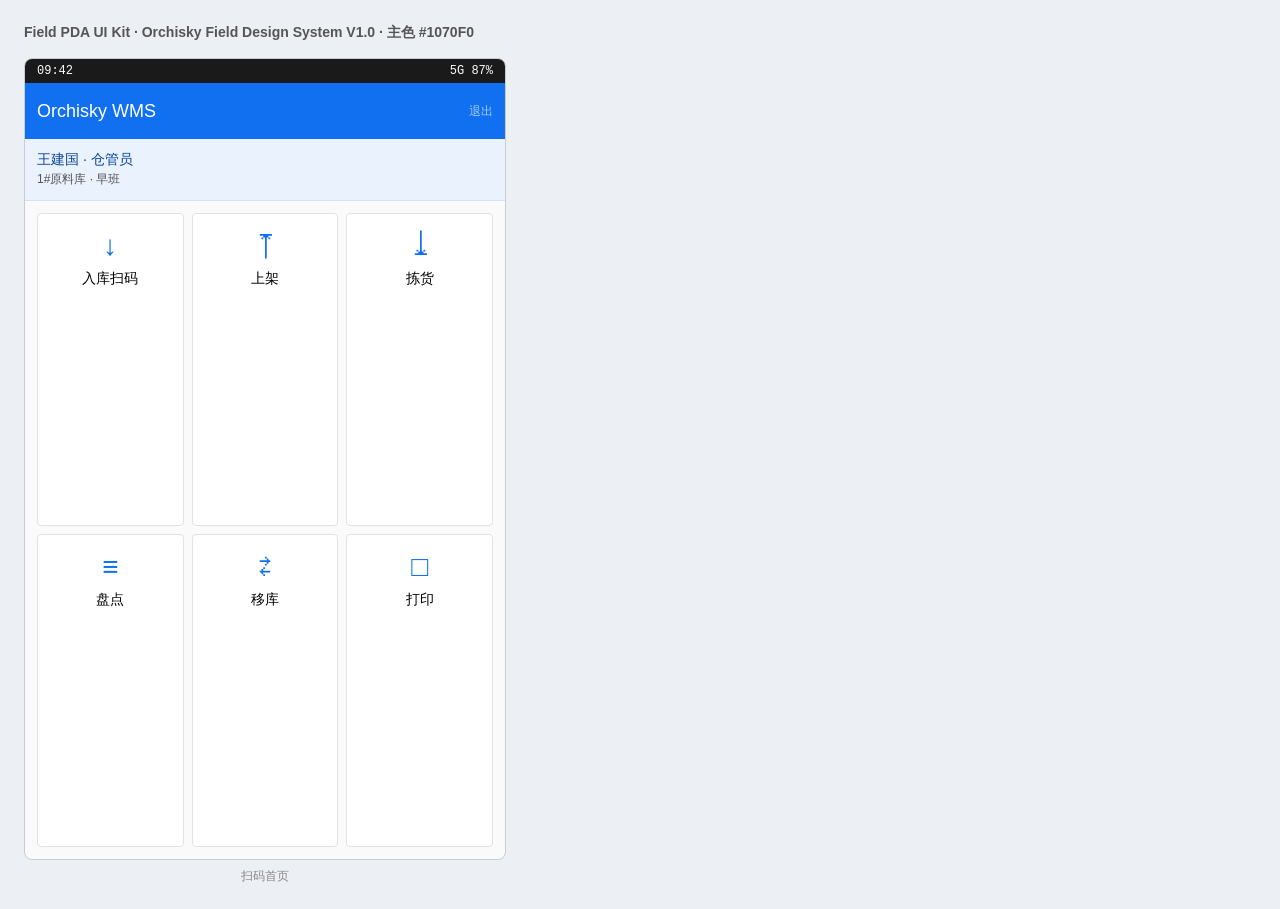
<file: orchisky-design/ui_kits/field-pda/index.html>
<!doctype html>
<html lang="zh-CN">
<head>
<meta charset="utf-8">
<title>Field PDA UI Kit · Orchisky Field V1.0</title>
<style>
:root{
  --blue-500:#1070F0; --ink-0:#fff; --ink-50:#FAFAFA;
  --ink-200:#E2E2E2; --ink-800:#1A1A1A;
  font-family: 'Noto Sans SC','Microsoft YaHei',sans-serif;
}
body{margin:0;padding:24px;background:#eceff3;}
.stage{display:flex;gap:24px;flex-wrap:wrap;}
.frame{display:flex;flex-direction:column;align-items:center;gap:8px;}
.label{font-size:12px;color:#888;}
.pda{width:480px;height:800px;border:1px solid #CCC;border-radius:8px;
  overflow:hidden;background:var(--ink-50);}
</style>
</head>
<body>
<h2 style="font-size:14px;color:#555;margin:0 0 16px">
Field PDA UI Kit · Orchisky Field Design System V1.0 · 主色 #1070F0
</h2>
<div class="stage">
  <div class="frame">
    <div class="pda"><div style="display:flex;flex-direction:column;height:100%;">
      <div style="height:24px;background:#1A1A1A;color:#fff;font-size:12px;font-family:monospace;display:flex;justify-content:space-between;align-items:center;padding:0 12px"><span>09:42</span><span>5G 87%</span></div>
      <div style="height:56px;background:#1070F0;display:flex;align-items:center;justify-content:space-between;padding:0 12px"><span style="color:#fff;font-size:18px;font-weight:500">Orchisky WMS</span><span style="color:#A8C8F9;font-size:12px">退出</span></div>
      <div style="padding:12px;background:#EAF2FE;border-bottom:1px solid #D0E1FC"><div style="font-size:14px;color:#074499;font-weight:500">王建国 · 仓管员</div><div style="font-size:12px;color:#555;margin-top:2px">1#原料库 · 早班</div></div>
      <div style="flex:1;padding:12px;display:grid;grid-template-columns:repeat(3,1fr);gap:8px">
        <button style="background:#fff;border:1px solid #E2E2E2;border-radius:4px;padding:16px 8px;display:flex;flex-direction:column;align-items:center;gap:8px;font-size:14px;cursor:pointer"><span style="font-size:28px;color:#1070F0">↓</span><span>入库扫码</span></button>
        <button style="background:#fff;border:1px solid #E2E2E2;border-radius:4px;padding:16px 8px;display:flex;flex-direction:column;align-items:center;gap:8px;font-size:14px;cursor:pointer"><span style="font-size:28px;color:#1070F0">⤒</span><span>上架</span></button>
        <button style="background:#fff;border:1px solid #E2E2E2;border-radius:4px;padding:16px 8px;display:flex;flex-direction:column;align-items:center;gap:8px;font-size:14px;cursor:pointer"><span style="font-size:28px;color:#1070F0">⤓</span><span>拣货</span></button>
        <button style="background:#fff;border:1px solid #E2E2E2;border-radius:4px;padding:16px 8px;display:flex;flex-direction:column;align-items:center;gap:8px;font-size:14px;cursor:pointer"><span style="font-size:28px;color:#1070F0">≡</span><span>盘点</span></button>
        <button style="background:#fff;border:1px solid #E2E2E2;border-radius:4px;padding:16px 8px;display:flex;flex-direction:column;align-items:center;gap:8px;font-size:14px;cursor:pointer"><span style="font-size:28px;color:#1070F0">⇄</span><span>移库</span></button>
        <button style="background:#fff;border:1px solid #E2E2E2;border-radius:4px;padding:16px 8px;display:flex;flex-direction:column;align-items:center;gap:8px;font-size:14px;cursor:pointer"><span style="font-size:28px;color:#1070F0">□</span><span>打印</span></button>
      </div>
    </div></div>
    <div class="label">扫码首页</div>
  </div>
</div>
</body></html>
</file>
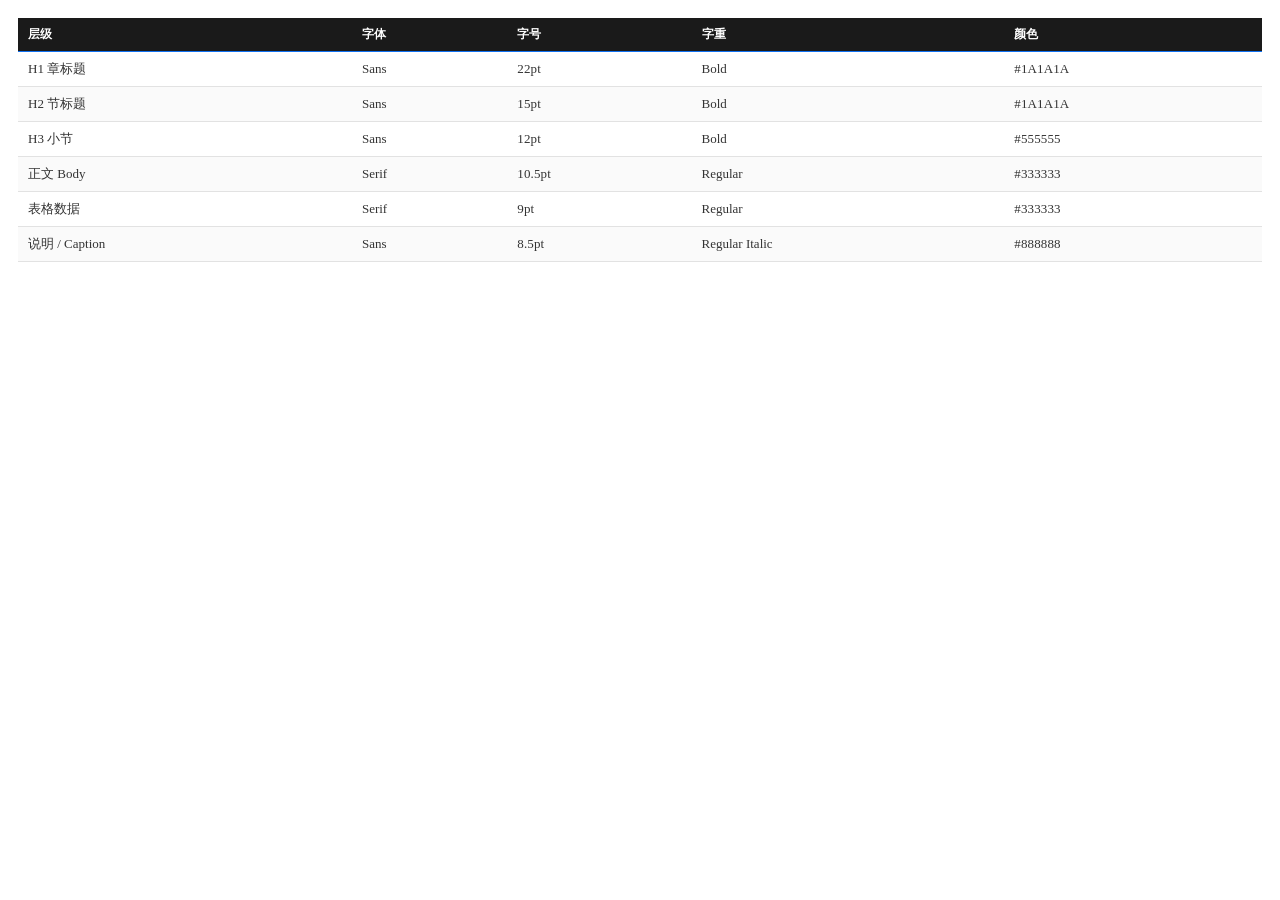
<file: orchisky-design/preview/type-scale-doc.html>
<!doctype html><html><head><meta charset="utf-8"><link rel="stylesheet" href="../colors_and_type.css"><style>
body{margin:0;padding:18px;background:var(--ink-0);font-family:var(--ff-sans);font-size:13px;color:var(--ink-700)}
table{border-collapse:collapse;width:100%;font-size:13px}
th{background:#1A1A1A;color:#fff;text-align:left;padding:8px 10px;font-weight:600;font-size:12px;border-bottom:1px solid #1070F0}
td{padding:8px 10px;border-bottom:.5px solid #E2E2E2}
tr:nth-child(even) td{background:#FAFAFA}
.mono{font-family:var(--ff-mono)}
</style></head><body>
<table>
<thead><tr><th>层级</th><th>字体</th><th>字号</th><th>字重</th><th>颜色</th></tr></thead>
<tbody>
<tr><td>H1 章标题</td><td>Sans</td><td class="mono">22pt</td><td>Bold</td><td class="mono">#1A1A1A</td></tr>
<tr><td>H2 节标题</td><td>Sans</td><td class="mono">15pt</td><td>Bold</td><td class="mono">#1A1A1A</td></tr>
<tr><td>H3 小节</td><td>Sans</td><td class="mono">12pt</td><td>Bold</td><td class="mono">#555555</td></tr>
<tr><td>正文 Body</td><td>Serif</td><td class="mono">10.5pt</td><td>Regular</td><td class="mono">#333333</td></tr>
<tr><td>表格数据</td><td>Serif</td><td class="mono">9pt</td><td>Regular</td><td class="mono">#333333</td></tr>
<tr><td>说明 / Caption</td><td>Sans</td><td class="mono">8.5pt</td><td>Regular Italic</td><td class="mono">#888888</td></tr>
</tbody></table>
</body></html>
</file>
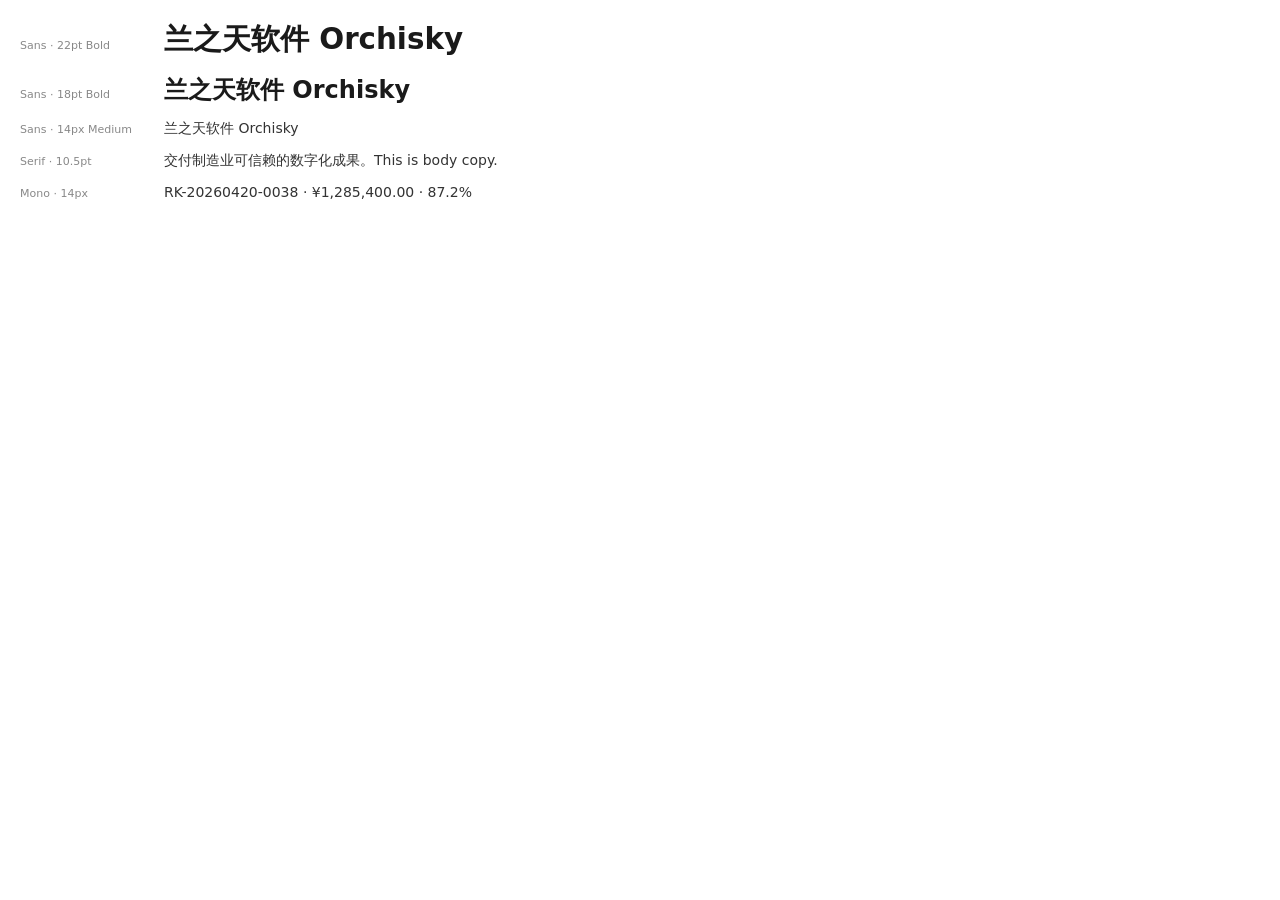
<file: orchisky-design/preview/type-specimen.html>
<!doctype html><html><head><meta charset="utf-8"><link rel="stylesheet" href="../colors_and_type.css"><style>
body{margin:0;padding:20px;background:var(--ink-0);color:var(--ink-700)}
.row{display:flex;gap:24px;align-items:baseline;flex-wrap:wrap;margin-bottom:14px}
.spec{font-family:var(--ff-mono);font-size:11px;color:var(--ink-500);min-width:120px}
.s{font-family:var(--ff-sans)}
.m{font-family:var(--ff-mono)}
.r{font-family:var(--ff-serif)}
</style></head><body>
<div class="row"><span class="spec">Sans · 22pt Bold</span><span class="s" style="font-size:22pt;font-weight:700;color:var(--ink-800)">兰之天软件 Orchisky</span></div>
<div class="row"><span class="spec">Sans · 18pt Bold</span><span class="s" style="font-size:18pt;font-weight:700;color:var(--ink-800)">兰之天软件 Orchisky</span></div>
<div class="row"><span class="spec">Sans · 14px Medium</span><span class="s" style="font-size:14px;font-weight:500;color:var(--ink-700)">兰之天软件 Orchisky</span></div>
<div class="row"><span class="spec">Serif · 10.5pt</span><span class="r" style="font-size:10.5pt">交付制造业可信赖的数字化成果。This is body copy.</span></div>
<div class="row"><span class="spec">Mono · 14px</span><span class="m" style="font-size:14px">RK-20260420-0038 · ¥1,285,400.00 · 87.2%</span></div>
</body></html>
</file>
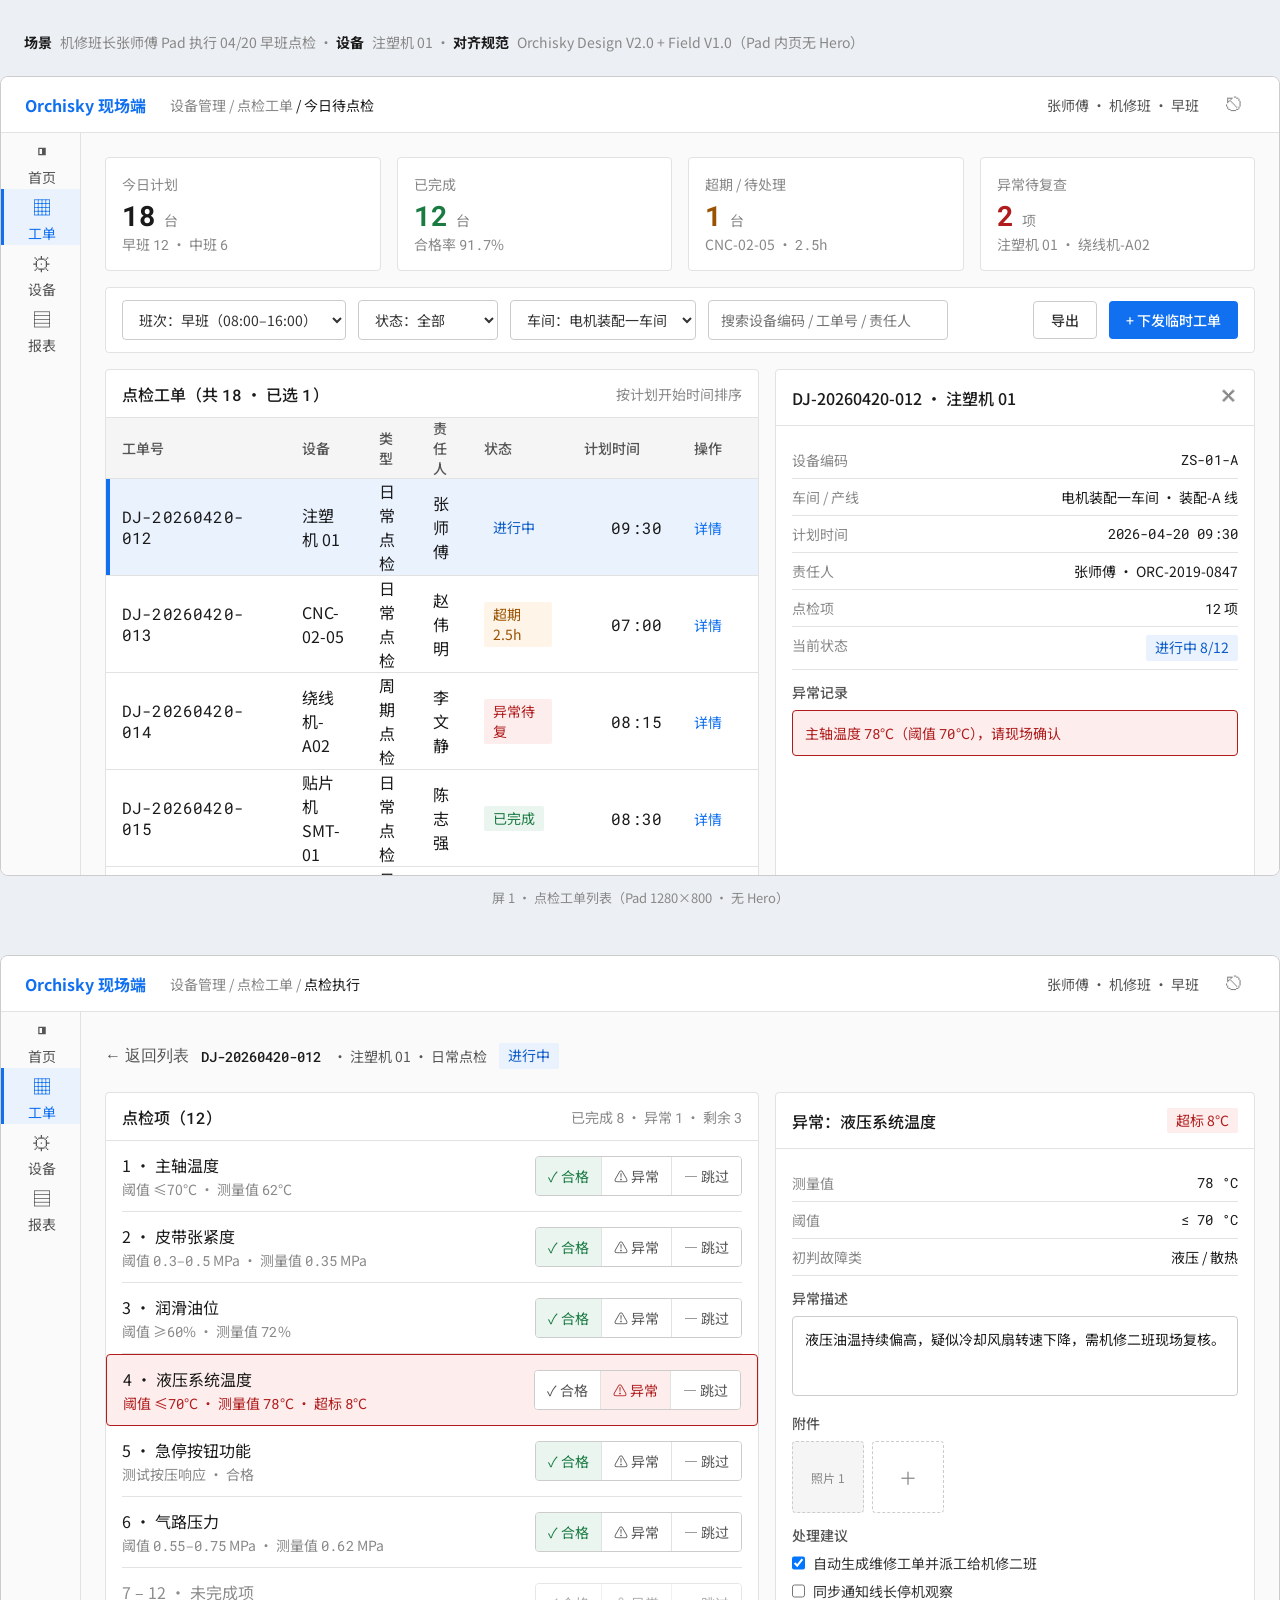
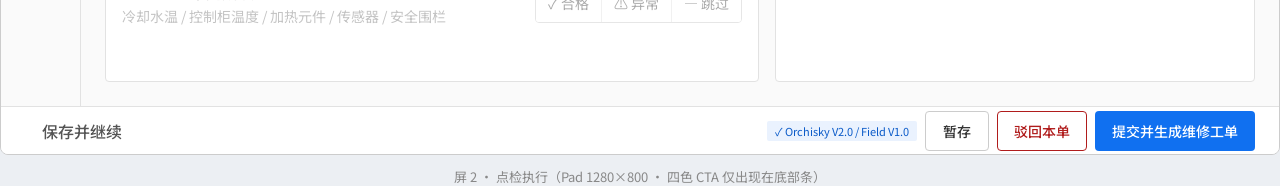
<file: orchisky-demo-design-mobile/references/golden-samples/pad-eam-djjh.html>
<!doctype html>
<html lang="zh-CN">
<head>
<meta charset="UTF-8">
<title>Pad · 点检计划 / 点检执行 · 兰之天 Orchisky EAM</title>
<meta name="viewport" content="width=1280,initial-scale=1">
<link rel="preconnect" href="https://fonts.googleapis.com">
<link rel="preconnect" href="https://fonts.gstatic.com" crossorigin>
<link href="https://fonts.googleapis.com/css2?family=Noto+Sans+SC:wght@400;500;700&family=Roboto+Mono:wght@400;500&display=swap" rel="stylesheet">
<style>
:root{
  --blue-50:#EAF2FE;--blue-100:#D0E1FC;--blue-200:#A8C8F9;--blue-300:#6FA3F5;
  --blue-400:#3A85F3;--blue-500:#1070F0;--blue-600:#0A5AC8;--blue-700:#074499;
  --blue-800:#052E6E;--blue-900:#041D48;
  --ink-0:#FFFFFF;--ink-50:#FAFAFA;--ink-100:#F5F5F5;--ink-200:#E2E2E2;
  --ink-300:#CCCCCC;--ink-400:#BBBBBB;--ink-500:#888888;--ink-600:#555555;
  --ink-700:#333333;--ink-800:#1A1A1A;
  --success-50:#EAF5EF;--success-600:#1A7A42;
  --warning-50:#FEF4E8;--warning-600:#9A5200;
  --danger-50:#FDEDED;--danger-600:#B01C1C;
  --ff-sans:"Noto Sans SC","Source Han Sans SC","PingFang SC","Microsoft YaHei",sans-serif;
  --ff-mono:"Roboto Mono","JetBrains Mono","Courier New",monospace;
  --fs-pad-small:14px;--fs-pad-body:16px;--fs-pad-title:16px;
  --fs-pad-page:20px;--fs-pad-kpi:28px;
  --sp-1:4px;--sp-2:8px;--sp-3:12px;--sp-4:16px;--sp-5:24px;
  --radius-sm:2px;--radius-md:4px;--radius-lg:6px;
  --h-appbar:56px;--h-tabbar:56px;--h-bottombar:48px;
  --h-btn:48px;--h-btn-sm:38px;--h-field:40px;--h-row:44px;
  --shadow-overlay:0 2px 12px rgba(7,68,153,0.12);
  --scrim:rgba(4,29,72,0.48);
  --focus-ring:0 0 0 2px var(--blue-300);
  --selected-bg:var(--blue-50);--selected-edge:var(--blue-500);
  --disabled-bg:var(--ink-200);--disabled-fg:var(--ink-400);
}
*{box-sizing:border-box;margin:0;padding:0;}
html,body{height:100%;}
body{font-family:var(--ff-sans);font-size:var(--fs-pad-body);color:var(--ink-700);background:#eceff3;padding:32px 24px;}
.num,.mono{font-family:var(--ff-mono);letter-spacing:0.01em;}
.scene-title{max-width:1360px;margin:0 auto 24px;font-size:14px;color:var(--ink-500);}
.scene-title b{color:var(--ink-800);font-weight:700;margin-right:8px;}
.stage{max-width:1360px;margin:0 auto;display:flex;flex-direction:column;gap:48px;align-items:center;}
.frame{display:flex;flex-direction:column;align-items:center;gap:12px;}
.frame-label{font-size:13px;color:var(--ink-500);}
.pad{width:1280px;height:800px;background:var(--ink-50);display:flex;flex-direction:column;border:1px solid var(--ink-300);border-radius:8px;overflow:hidden;}
.pad-appbar{height:var(--h-appbar);padding:0 var(--sp-5);display:flex;align-items:center;justify-content:space-between;background:var(--ink-0);border-bottom:1px solid var(--ink-200);color:var(--ink-700);}
.ab-left{display:flex;align-items:center;gap:var(--sp-5);}
.ab-brand{font-size:var(--fs-pad-body);font-weight:700;color:var(--blue-500);}
.ab-crumb{font-size:var(--fs-pad-small);color:var(--ink-500);}
.ab-right{display:flex;align-items:center;gap:var(--sp-4);font-size:var(--fs-pad-small);color:var(--ink-600);}
.ab-logout{width:40px;height:40px;border:0;background:transparent;color:var(--ink-500);font-size:18px;cursor:pointer;}
.pad-main{flex:1;display:flex;min-height:0;}
.pad-sidebar{width:80px;background:var(--ink-50);border-right:1px solid var(--ink-200);display:flex;flex-direction:column;}
.sb-item{height:var(--h-tabbar);display:flex;flex-direction:column;align-items:center;justify-content:center;gap:2px;color:var(--ink-600);font-size:var(--fs-pad-small);border-left:3px solid transparent;text-decoration:none;cursor:pointer;}
.sb-item.active{color:var(--blue-500);background:var(--blue-50);border-left-color:var(--blue-500);}
.sb-ico{font-size:20px;}
.pad-content{flex:1;overflow:auto;padding:var(--sp-5);background:var(--ink-50);}
.sub-topbar{height:40px;margin-bottom:var(--sp-4);display:flex;align-items:center;gap:var(--sp-3);font-size:var(--fs-pad-small);color:var(--ink-600);}
.sub-back{background:none;border:0;color:var(--ink-600);cursor:pointer;font-size:16px;}
.sub-sn{color:var(--ink-800);font-weight:500;font-family:var(--ff-mono);}
.toolbar{background:var(--ink-0);border:1px solid var(--ink-200);border-radius:var(--radius-md);padding:var(--sp-3) var(--sp-4);display:flex;align-items:center;gap:var(--sp-3);flex-wrap:wrap;margin-bottom:var(--sp-4);}
.tb-select,.tb-date{height:var(--h-field);padding:0 var(--sp-3);border:1px solid var(--ink-300);border-radius:var(--radius-md);background:var(--ink-0);color:var(--ink-700);font-family:inherit;font-size:var(--fs-pad-small);min-width:140px;}
.tb-search{flex:1;min-width:240px;height:var(--h-field);padding:0 var(--sp-3);border:1px solid var(--ink-300);border-radius:var(--radius-md);background:var(--ink-0);color:var(--ink-700);font-size:var(--fs-pad-small);font-family:inherit;}
.tb-spacer{flex:1;}
.kpi-row{display:grid;grid-template-columns:repeat(4,1fr);gap:var(--sp-4);margin-bottom:var(--sp-4);}
.kpi-card{padding:var(--sp-4);background:var(--ink-0);border:1px solid var(--ink-200);border-radius:var(--radius-md);}
.kpi-label{font-size:var(--fs-pad-small);color:var(--ink-500);}
.kpi-value{margin:var(--sp-2) 0 var(--sp-1);display:flex;align-items:baseline;gap:var(--sp-2);}
.kpi-num{font-size:var(--fs-pad-kpi);font-weight:700;color:var(--ink-800);line-height:1;font-family:var(--ff-mono);}
.kpi-num.success{color:var(--success-600);}
.kpi-num.warning{color:var(--warning-600);}
.kpi-num.danger{color:var(--danger-600);}
.kpi-unit{font-size:var(--fs-pad-small);color:var(--ink-500);}
.kpi-sub{font-size:var(--fs-pad-small);color:var(--ink-500);}
.workspace{display:grid;grid-template-columns:1fr 480px;gap:var(--sp-4);}
.card{background:var(--ink-0);border:1px solid var(--ink-200);border-radius:var(--radius-md);overflow:hidden;}
.card-head{height:48px;padding:0 var(--sp-4);display:flex;align-items:center;justify-content:space-between;border-bottom:1px solid var(--ink-200);}
.card-title{font-size:var(--fs-pad-body);color:var(--ink-800);font-weight:500;}
.card-extra{font-size:var(--fs-pad-small);color:var(--ink-500);}
.pad-table{width:100%;border-collapse:collapse;}
.pad-table thead th{height:40px;padding:0 var(--sp-4);text-align:left;font-weight:500;font-size:var(--fs-pad-small);color:var(--ink-600);background:var(--ink-100);border-bottom:1px solid var(--ink-200);}
.pad-table tbody td{height:var(--h-row);padding:0 var(--sp-4);font-size:var(--fs-pad-body);color:var(--ink-800);border-bottom:1px solid var(--ink-200);}
.pad-table tbody tr:hover td{background:var(--ink-50);}
.pad-table tbody tr.selected td{background:var(--selected-bg);}
.pad-table tbody tr.selected td:first-child{box-shadow:inset 4px 0 0 var(--selected-edge);}
.align-right{text-align:right;}
.chip{display:inline-flex;align-items:center;gap:var(--sp-1);padding:2px var(--sp-2);border-radius:var(--radius-sm);font-size:var(--fs-pad-small);line-height:1.4;border:1px solid transparent;}
.chip-neutral{background:var(--ink-100);color:var(--ink-700);}
.chip-info{background:var(--blue-50);color:var(--blue-600);}
.chip-success{background:var(--success-50);color:var(--success-600);}
.chip-warning{background:var(--warning-50);color:var(--warning-600);}
.chip-danger{background:var(--danger-50);color:var(--danger-600);}
.row-action{background:none;border:0;color:var(--blue-500);font-size:var(--fs-pad-small);cursor:pointer;font-family:inherit;}
.drawer{background:var(--ink-0);border:1px solid var(--ink-200);border-radius:var(--radius-md);display:flex;flex-direction:column;overflow:hidden;}
.drawer-head{height:var(--h-appbar);padding:0 var(--sp-4);display:flex;align-items:center;justify-content:space-between;border-bottom:1px solid var(--ink-200);}
.drawer-title{font-size:var(--fs-pad-body);color:var(--ink-800);font-weight:500;}
.drawer-close{background:none;border:0;color:var(--ink-500);font-size:18px;cursor:pointer;}
.drawer-body{padding:var(--sp-4);overflow:auto;max-height:540px;}
.kv-row{display:flex;justify-content:space-between;padding:var(--sp-2) 0;font-size:var(--fs-pad-small);border-bottom:1px solid var(--ink-200);}
.kv-row:last-child{border-bottom:0;}
.kv-key{color:var(--ink-500);}
.kv-val{color:var(--ink-800);}
.kv-val.num{font-family:var(--ff-mono);}
.drawer-section-title{margin:var(--sp-3) 0 var(--sp-2);font-size:var(--fs-pad-small);color:var(--ink-600);font-weight:500;}
.check-list{list-style:none;margin:0;padding:0;}
.check-item{padding:var(--sp-3) 0;border-bottom:1px solid var(--ink-200);display:flex;align-items:center;justify-content:space-between;gap:var(--sp-3);}
.check-item:last-child{border-bottom:0;}
.ci-title{font-size:var(--fs-pad-body);color:var(--ink-800);}
.ci-sub{font-size:var(--fs-pad-small);color:var(--ink-500);margin-top:2px;}
.seg{display:inline-flex;border:1px solid var(--ink-300);border-radius:var(--radius-md);overflow:hidden;background:var(--ink-0);}
.seg-btn{height:38px;padding:0 var(--sp-3);background:var(--ink-0);color:var(--ink-600);border:0;border-right:1px solid var(--ink-200);font-family:inherit;font-size:var(--fs-pad-small);cursor:pointer;}
.seg-btn:last-child{border-right:0;}
.seg-btn.on-success{background:var(--success-50);color:var(--success-600);}
.seg-btn.on-warning{background:var(--warning-50);color:var(--warning-600);}
.seg-btn.on-danger{background:var(--danger-50);color:var(--danger-600);}
.bottom-cta{height:var(--h-bottombar);padding:0 var(--sp-5);display:flex;align-items:center;justify-content:space-between;gap:var(--sp-2);background:var(--ink-0);border-top:1px solid var(--ink-200);}
.btn{height:var(--h-btn);min-width:88px;padding:0 var(--sp-4);font-size:var(--fs-pad-body);font-weight:500;border-radius:var(--radius-md);border:1px solid transparent;background:transparent;cursor:pointer;font-family:inherit;display:inline-flex;align-items:center;justify-content:center;gap:var(--sp-2);}
.btn-primary{background:var(--blue-500);color:var(--ink-0);}
.btn-secondary{background:var(--ink-0);border-color:var(--ink-300);color:var(--ink-700);}
.btn-danger{background:var(--ink-0);border-color:var(--danger-600);color:var(--danger-600);}
.btn-ghost{background:transparent;color:var(--ink-600);}
.btn-sm{height:var(--h-btn-sm);min-width:64px;font-size:var(--fs-pad-small);}
.bottom-cta .btn{height:40px;}
.spec-badge{display:inline-flex;align-items:center;gap:4px;padding:2px 8px;background:var(--blue-50);color:var(--blue-600);border-radius:var(--radius-sm);font-size:11px;}
</style>
</head>
<body>

<div class="scene-title">
  <b>场景</b>机修班长张师傅 Pad 执行 04/20 早班点检 · <b>设备</b>注塑机 01 ·
  <b>对齐规范</b>Orchisky Design V2.0 + Field V1.0（Pad 内页无 Hero）
</div>

<div class="stage">

  <!-- 屏 1：工单列表 -->
  <div class="frame">
    <div class="pad">
      <header class="pad-appbar">
        <div class="ab-left">
          <span class="ab-brand">Orchisky 现场端</span>
          <span class="ab-crumb">设备管理 / 点检工单 <span style="color:var(--ink-800);"> / 今日待点检</span></span>
        </div>
        <div class="ab-right">
          <span>张师傅 · 机修班 · 早班</span>
          <button class="ab-logout">⎋</button>
        </div>
      </header>
      <div class="pad-main">
        <nav class="pad-sidebar">
          <a class="sb-item"><span class="sb-ico">◨</span><span>首页</span></a>
          <a class="sb-item active"><span class="sb-ico">▦</span><span>工单</span></a>
          <a class="sb-item"><span class="sb-ico">⚙</span><span>设备</span></a>
          <a class="sb-item"><span class="sb-ico">▤</span><span>报表</span></a>
        </nav>
        <main class="pad-content">
          <div class="kpi-row">
            <div class="kpi-card">
              <div class="kpi-label">今日计划</div>
              <div class="kpi-value"><span class="kpi-num">18</span><span class="kpi-unit">台</span></div>
              <div class="kpi-sub">早班 <span class="num">12</span> · 中班 <span class="num">6</span></div>
            </div>
            <div class="kpi-card">
              <div class="kpi-label">已完成</div>
              <div class="kpi-value"><span class="kpi-num success">12</span><span class="kpi-unit">台</span></div>
              <div class="kpi-sub">合格率 <span class="num">91.7</span>%</div>
            </div>
            <div class="kpi-card">
              <div class="kpi-label">超期 / 待处理</div>
              <div class="kpi-value"><span class="kpi-num warning">1</span><span class="kpi-unit">台</span></div>
              <div class="kpi-sub">CNC-02-05 · <span class="num">2.5</span>h</div>
            </div>
            <div class="kpi-card">
              <div class="kpi-label">异常待复查</div>
              <div class="kpi-value"><span class="kpi-num danger">2</span><span class="kpi-unit">项</span></div>
              <div class="kpi-sub">注塑机 01 · 绕线机-A02</div>
            </div>
          </div>
          <div class="toolbar">
            <select class="tb-select"><option>班次：早班（08:00–16:00）</option></select>
            <select class="tb-select"><option>状态：全部</option><option>待执行</option><option>执行中</option><option>异常</option><option>已完成</option></select>
            <select class="tb-select"><option>车间：电机装配一车间</option></select>
            <input class="tb-search" placeholder="搜索设备编码 / 工单号 / 责任人" />
            <div class="tb-spacer"></div>
            <button class="btn btn-secondary btn-sm">导出</button>
            <button class="btn btn-primary btn-sm">+ 下发临时工单</button>
          </div>
          <div class="workspace">
            <div class="card">
              <div class="card-head">
                <span class="card-title">点检工单（共 <span class="num">18</span> · 已选 <span class="num">1</span>）</span>
                <span class="card-extra">按计划开始时间排序</span>
              </div>
              <table class="pad-table">
                <thead>
                  <tr>
                    <th style="width:180px;">工单号</th><th>设备</th><th>类型</th><th>责任人</th>
                    <th style="width:100px;">状态</th><th class="align-right" style="width:110px;">计划时间</th><th style="width:80px;">操作</th>
                  </tr>
                </thead>
                <tbody>
                  <tr class="selected">
                    <td class="num">DJ-20260420-012</td><td>注塑机 01</td><td>日常点检</td><td>张师傅</td>
                    <td><span class="chip chip-info">进行中</span></td><td class="num align-right">09:30</td>
                    <td><button class="row-action">详情</button></td>
                  </tr>
                  <tr>
                    <td class="num">DJ-20260420-013</td><td>CNC-02-05</td><td>日常点检</td><td>赵伟明</td>
                    <td><span class="chip chip-warning">超期 2.5h</span></td><td class="num align-right">07:00</td>
                    <td><button class="row-action">详情</button></td>
                  </tr>
                  <tr>
                    <td class="num">DJ-20260420-014</td><td>绕线机-A02</td><td>周期点检</td><td>李文静</td>
                    <td><span class="chip chip-danger">异常待复</span></td><td class="num align-right">08:15</td>
                    <td><button class="row-action">详情</button></td>
                  </tr>
                  <tr>
                    <td class="num">DJ-20260420-015</td><td>贴片机 SMT-01</td><td>日常点检</td><td>陈志强</td>
                    <td><span class="chip chip-success">已完成</span></td><td class="num align-right">08:30</td>
                    <td><button class="row-action">详情</button></td>
                  </tr>
                  <tr>
                    <td class="num">DJ-20260420-016</td><td>装配-A 线</td><td>日常点检</td><td>王建国</td>
                    <td><span class="chip chip-neutral">待执行</span></td><td class="num align-right">10:00</td>
                    <td><button class="row-action">详情</button></td>
                  </tr>
                </tbody>
              </table>
            </div>
            <aside class="drawer">
              <header class="drawer-head">
                <span class="drawer-title">DJ-20260420-012 · 注塑机 01</span>
                <button class="drawer-close">✕</button>
              </header>
              <div class="drawer-body">
                <div class="kv-row"><span class="kv-key">设备编码</span><span class="kv-val num">ZS-01-A</span></div>
                <div class="kv-row"><span class="kv-key">车间 / 产线</span><span class="kv-val">电机装配一车间 · 装配-A 线</span></div>
                <div class="kv-row"><span class="kv-key">计划时间</span><span class="kv-val num">2026-04-20 09:30</span></div>
                <div class="kv-row"><span class="kv-key">责任人</span><span class="kv-val">张师傅 · ORC-2019-0847</span></div>
                <div class="kv-row"><span class="kv-key">点检项</span><span class="kv-val"><span class="num">12</span> 项</span></div>
                <div class="kv-row"><span class="kv-key">当前状态</span><span class="kv-val"><span class="chip chip-info">进行中 8/12</span></span></div>
                <div class="drawer-section-title">异常记录</div>
                <div style="padding:var(--sp-3);background:var(--danger-50);border:1px solid var(--danger-600);border-radius:var(--radius-md);color:var(--danger-600);font-size:var(--fs-pad-small);">
                  主轴温度 <span class="num">78</span>°C（阈值 <span class="num">70</span>°C），请现场确认
                </div>
              </div>
            </aside>
          </div>
        </main>
      </div>
    </div>
    <div class="frame-label">屏 1 · 点检工单列表（Pad 1280×800 · 无 Hero）</div>
  </div>

  <!-- 屏 2：点检执行 -->
  <div class="frame">
    <div class="pad">
      <header class="pad-appbar">
        <div class="ab-left">
          <span class="ab-brand">Orchisky 现场端</span>
          <span class="ab-crumb">设备管理 / 点检工单 / <span style="color:var(--ink-800);">点检执行</span></span>
        </div>
        <div class="ab-right">
          <span>张师傅 · 机修班 · 早班</span>
          <button class="ab-logout">⎋</button>
        </div>
      </header>
      <div class="pad-main">
        <nav class="pad-sidebar">
          <a class="sb-item"><span class="sb-ico">◨</span><span>首页</span></a>
          <a class="sb-item active"><span class="sb-ico">▦</span><span>工单</span></a>
          <a class="sb-item"><span class="sb-ico">⚙</span><span>设备</span></a>
          <a class="sb-item"><span class="sb-ico">▤</span><span>报表</span></a>
        </nav>
        <main class="pad-content" style="display:flex;flex-direction:column;">
          <div class="sub-topbar">
            <button class="sub-back">← 返回列表</button>
            <span class="sub-sn">DJ-20260420-012</span>
            <span>· 注塑机 01 · 日常点检</span>
            <span class="chip chip-info">进行中</span>
          </div>
          <div class="workspace" style="flex:1;min-height:0;">
            <div class="card" style="display:flex;flex-direction:column;min-height:0;">
              <div class="card-head">
                <span class="card-title">点检项（<span class="num">12</span>）</span>
                <span class="card-extra">已完成 <span class="num">8</span> · 异常 <span class="num">1</span> · 剩余 <span class="num">3</span></span>
              </div>
              <div style="padding:0 var(--sp-4);overflow:auto;">
                <ul class="check-list">
                  <li class="check-item">
                    <div><div class="ci-title">1 · 主轴温度</div><div class="ci-sub">阈值 ≤70°C · 测量值 <span class="num">62</span>°C</div></div>
                    <div class="seg"><button class="seg-btn on-success">✓ 合格</button><button class="seg-btn">⚠ 异常</button><button class="seg-btn">— 跳过</button></div>
                  </li>
                  <li class="check-item">
                    <div><div class="ci-title">2 · 皮带张紧度</div><div class="ci-sub">阈值 <span class="num">0.3</span>–<span class="num">0.5</span> MPa · 测量值 <span class="num">0.35</span> MPa</div></div>
                    <div class="seg"><button class="seg-btn on-success">✓ 合格</button><button class="seg-btn">⚠ 异常</button><button class="seg-btn">— 跳过</button></div>
                  </li>
                  <li class="check-item">
                    <div><div class="ci-title">3 · 润滑油位</div><div class="ci-sub">阈值 ≥<span class="num">60</span>% · 测量值 <span class="num">72</span>%</div></div>
                    <div class="seg"><button class="seg-btn on-success">✓ 合格</button><button class="seg-btn">⚠ 异常</button><button class="seg-btn">— 跳过</button></div>
                  </li>
                  <li class="check-item" style="background:var(--danger-50);margin:0 -16px;padding:var(--sp-3) var(--sp-4);border:1px solid var(--danger-600);border-radius:var(--radius-md);">
                    <div><div class="ci-title">4 · 液压系统温度</div><div class="ci-sub" style="color:var(--danger-600);">阈值 ≤<span class="num">70</span>°C · 测量值 <span class="num">78</span>°C · 超标 <span class="num">8</span>°C</div></div>
                    <div class="seg"><button class="seg-btn">✓ 合格</button><button class="seg-btn on-danger">⚠ 异常</button><button class="seg-btn">— 跳过</button></div>
                  </li>
                  <li class="check-item">
                    <div><div class="ci-title">5 · 急停按钮功能</div><div class="ci-sub">测试按压响应 · 合格</div></div>
                    <div class="seg"><button class="seg-btn on-success">✓ 合格</button><button class="seg-btn">⚠ 异常</button><button class="seg-btn">— 跳过</button></div>
                  </li>
                  <li class="check-item">
                    <div><div class="ci-title">6 · 气路压力</div><div class="ci-sub">阈值 <span class="num">0.55</span>–<span class="num">0.75</span> MPa · 测量值 <span class="num">0.62</span> MPa</div></div>
                    <div class="seg"><button class="seg-btn on-success">✓ 合格</button><button class="seg-btn">⚠ 异常</button><button class="seg-btn">— 跳过</button></div>
                  </li>
                  <li class="check-item" style="opacity:0.5;">
                    <div><div class="ci-title">7 – 12 · 未完成项</div><div class="ci-sub">冷却水温 / 控制柜温度 / 加热元件 / 传感器 / 安全围栏</div></div>
                    <div class="seg"><button class="seg-btn">✓ 合格</button><button class="seg-btn">⚠ 异常</button><button class="seg-btn">— 跳过</button></div>
                  </li>
                </ul>
              </div>
            </div>
            <aside class="drawer">
              <header class="drawer-head">
                <span class="drawer-title">异常：液压系统温度</span>
                <span class="chip chip-danger">超标 8°C</span>
              </header>
              <div class="drawer-body">
                <div class="kv-row"><span class="kv-key">测量值</span><span class="kv-val num">78 °C</span></div>
                <div class="kv-row"><span class="kv-key">阈值</span><span class="kv-val num">≤ 70 °C</span></div>
                <div class="kv-row"><span class="kv-key">初判故障类</span><span class="kv-val">液压 / 散热</span></div>
                <div class="drawer-section-title">异常描述</div>
                <textarea style="width:100%;height:80px;padding:var(--sp-3);border:1px solid var(--ink-300);border-radius:var(--radius-md);font-family:inherit;font-size:var(--fs-pad-small);color:var(--ink-800);resize:none;">液压油温持续偏高，疑似冷却风扇转速下降，需机修二班现场复核。</textarea>
                <div class="drawer-section-title">附件</div>
                <div style="display:flex;gap:var(--sp-2);">
                  <div style="width:72px;height:72px;background:var(--ink-100);border:1px dashed var(--ink-300);border-radius:var(--radius-md);display:flex;align-items:center;justify-content:center;color:var(--ink-500);font-size:12px;">照片 1</div>
                  <div style="width:72px;height:72px;background:var(--ink-0);border:1px dashed var(--ink-300);border-radius:var(--radius-md);display:flex;align-items:center;justify-content:center;color:var(--ink-500);font-size:18px;">＋</div>
                </div>
                <div class="drawer-section-title">处理建议</div>
                <label style="display:flex;gap:var(--sp-2);font-size:var(--fs-pad-small);color:var(--ink-700);margin-bottom:var(--sp-2);">
                  <input type="checkbox" checked> 自动生成维修工单并派工给机修二班
                </label>
                <label style="display:flex;gap:var(--sp-2);font-size:var(--fs-pad-small);color:var(--ink-700);">
                  <input type="checkbox"> 同步通知线长停机观察
                </label>
              </div>
            </aside>
          </div>
        </main>
      </div>
      <footer class="bottom-cta">
        <button class="btn btn-ghost">保存并继续</button>
        <div style="display:flex;gap:var(--sp-2);align-items:center;">
          <span class="spec-badge">✓ Orchisky V2.0 / Field V1.0</span>
          <button class="btn btn-secondary btn-sm">暂存</button>
          <button class="btn btn-danger btn-sm">驳回本单</button>
          <button class="btn btn-primary btn-sm">提交并生成维修工单</button>
        </div>
      </footer>
    </div>
    <div class="frame-label">屏 2 · 点检执行（Pad 1280×800 · 四色 CTA 仅出现在底部条）</div>
  </div>

</div>
</body>
</html>
</file>
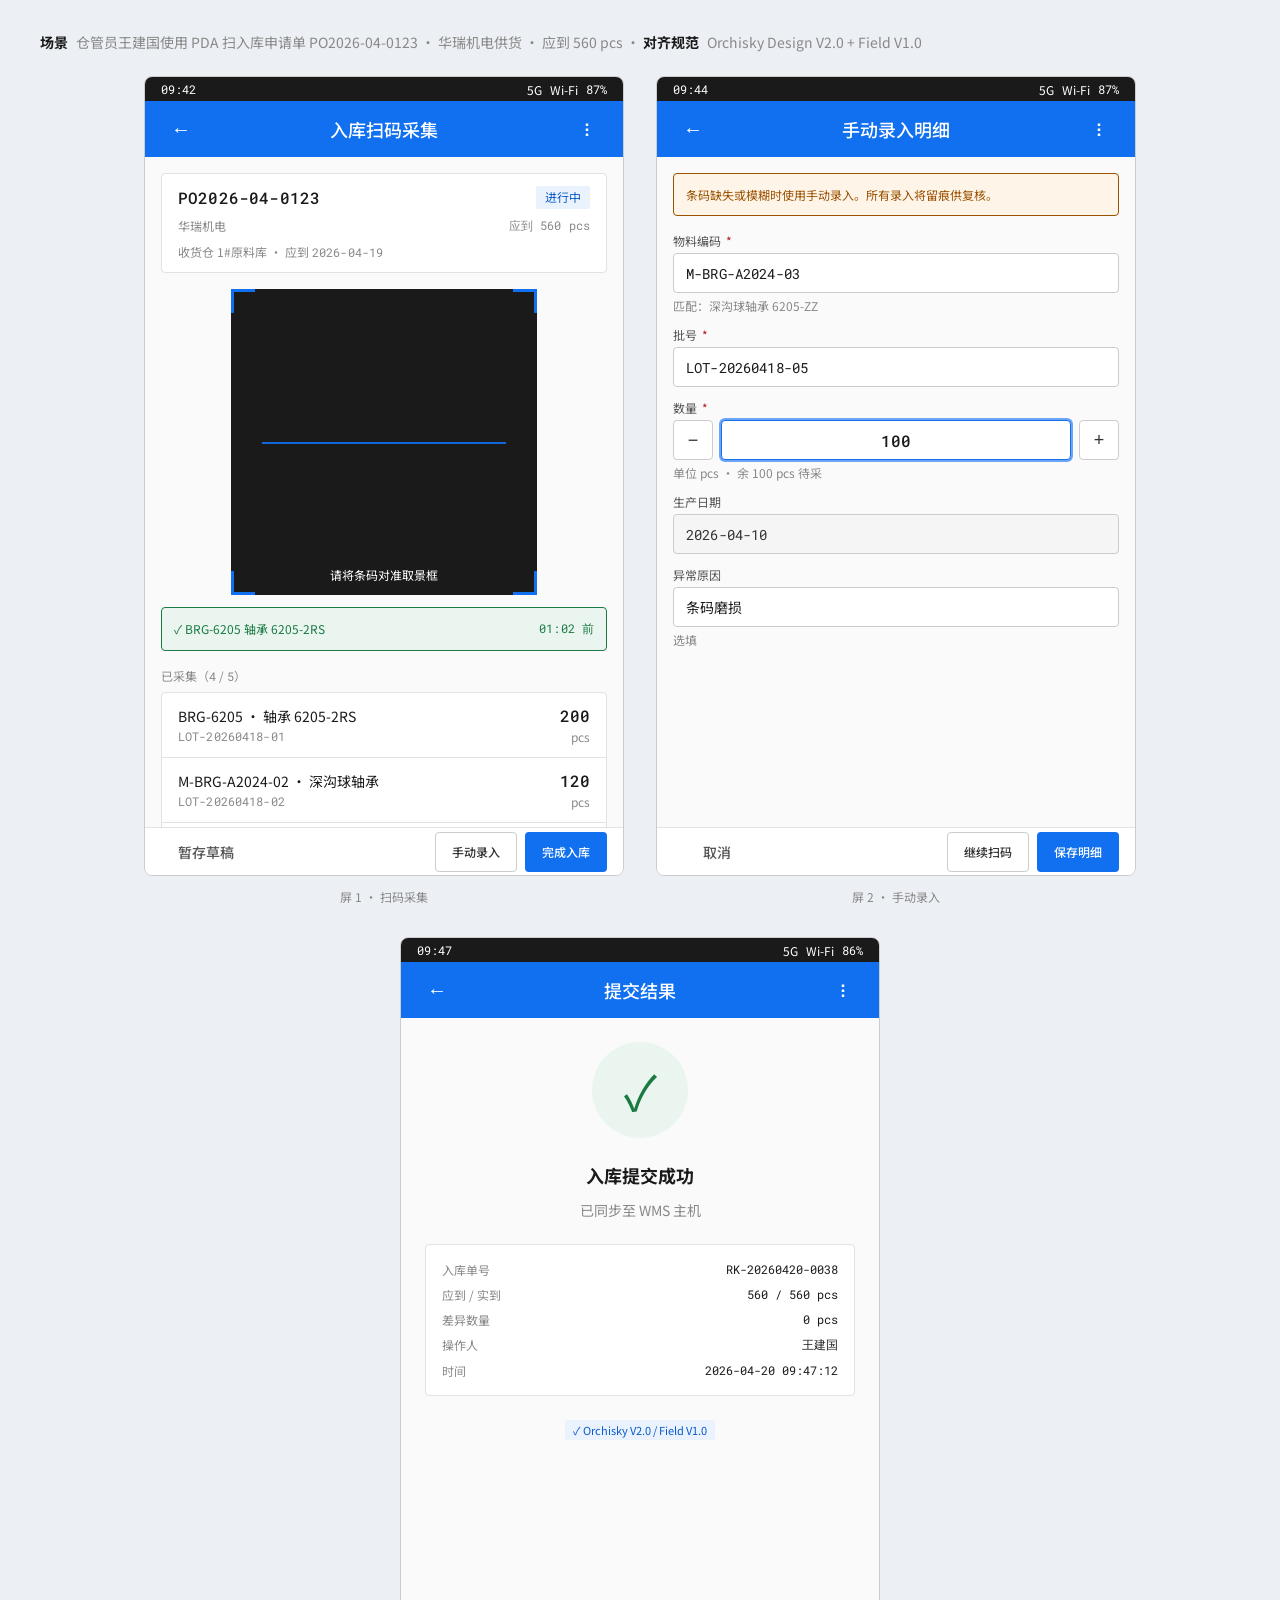
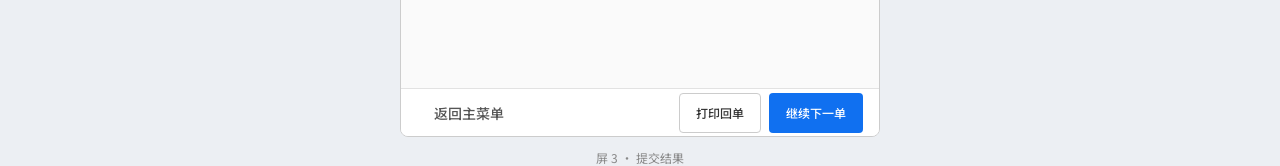
<file: orchisky-demo-design-mobile/references/golden-samples/pda-wms-rksqd.html>
<!doctype html>
<html lang="zh-CN">
<head>
<meta charset="UTF-8">
<title>PDA · 入库申请单扫码采集 · 兰之天 Orchisky WMS</title>
<meta name="viewport" content="width=480,initial-scale=1">
<link rel="preconnect" href="https://fonts.googleapis.com">
<link rel="preconnect" href="https://fonts.gstatic.com" crossorigin>
<link href="https://fonts.googleapis.com/css2?family=Noto+Sans+SC:wght@400;500;700&family=Roboto+Mono:wght@400;500&display=swap" rel="stylesheet">
<style>
:root{
  --blue-50:#EAF2FE;--blue-100:#D0E1FC;--blue-200:#A8C8F9;--blue-300:#6FA3F5;
  --blue-400:#3A85F3;--blue-500:#1070F0;--blue-600:#0A5AC8;--blue-700:#074499;
  --blue-800:#052E6E;--blue-900:#041D48;
  --ink-0:#FFFFFF;--ink-50:#FAFAFA;--ink-100:#F5F5F5;--ink-200:#E2E2E2;
  --ink-300:#CCCCCC;--ink-400:#BBBBBB;--ink-500:#888888;--ink-600:#555555;
  --ink-700:#333333;--ink-800:#1A1A1A;
  --success-50:#EAF5EF;--success-600:#1A7A42;
  --warning-50:#FEF4E8;--warning-600:#9A5200;
  --danger-50:#FDEDED;--danger-600:#B01C1C;
  --ff-sans:"Noto Sans SC","Source Han Sans SC","PingFang SC","Microsoft YaHei",sans-serif;
  --ff-mono:"Roboto Mono","JetBrains Mono","Courier New",monospace;
  --fs-pda-micro:12px;--fs-pda-small:12px;--fs-pda-body:14px;
  --fs-pda-title:16px;--fs-pda-page:18px;--fs-pda-kpi:24px;
  --sp-1:4px;--sp-2:8px;--sp-3:12px;--sp-4:16px;--sp-5:24px;
  --radius-sm:2px;--radius-md:4px;--radius-lg:6px;
  --h-statusbar:24px;--h-topbar:56px;--h-bottombar:48px;
  --h-btn:48px;--h-btn-sm:38px;--h-field:40px;--h-row:44px;
  --shadow-overlay:0 2px 12px rgba(7,68,153,0.12);
  --scrim:rgba(4,29,72,0.48);
  --focus-ring:0 0 0 2px var(--blue-300);
  --selected-bg:var(--blue-50);--selected-edge:var(--blue-500);
  --disabled-bg:var(--ink-200);--disabled-fg:var(--ink-400);
}
*{box-sizing:border-box;margin:0;padding:0;}
html,body{height:100%;}
body{font-family:var(--ff-sans);font-size:var(--fs-pda-body);color:var(--ink-700);background:#eceff3;padding:32px 24px;}
.num,.mono{font-family:var(--ff-mono);letter-spacing:0.01em;}
.scene-title{max-width:1200px;margin:0 auto 24px;font-size:14px;color:var(--ink-500);}
.scene-title b{color:var(--ink-800);font-weight:700;margin-right:8px;}
.stage{max-width:1200px;margin:0 auto;display:flex;gap:32px;flex-wrap:wrap;justify-content:center;}
.frame{display:flex;flex-direction:column;align-items:center;gap:12px;}
.frame-label{font-size:12px;color:var(--ink-500);}
.pda{width:480px;height:800px;background:var(--ink-50);display:flex;flex-direction:column;border:1px solid var(--ink-300);border-radius:8px;overflow:hidden;}
.pda-statusbar{height:var(--h-statusbar);padding:0 var(--sp-4);display:flex;justify-content:space-between;align-items:center;background:var(--ink-800);color:var(--ink-0);font-size:var(--fs-pda-micro);}
.sb-icons{display:flex;gap:var(--sp-2);}
.pda-topbar{height:var(--h-topbar);padding:0 var(--sp-4);display:flex;align-items:center;justify-content:space-between;background:var(--blue-500);color:var(--ink-0);}
.tb-title{font-size:var(--fs-pda-page);font-weight:500;}
.tb-back,.tb-action{width:40px;height:40px;background:transparent;border:0;color:var(--ink-0);font-size:20px;cursor:pointer;}
.pda-body{flex:1;overflow:auto;background:var(--ink-50);}
.bottom-cta{height:var(--h-bottombar);padding:0 var(--sp-4);display:flex;align-items:center;justify-content:space-between;gap:var(--sp-2);background:var(--ink-0);border-top:1px solid var(--ink-200);}
.bottom-cta .btn{height:40px;}
.btn{height:var(--h-btn);min-width:88px;padding:0 var(--sp-4);font-size:var(--fs-pda-body);font-weight:500;border-radius:var(--radius-md);border:1px solid transparent;background:transparent;cursor:pointer;font-family:inherit;display:inline-flex;align-items:center;justify-content:center;gap:var(--sp-2);}
.btn-primary{background:var(--blue-500);color:var(--ink-0);}
.btn-secondary{background:var(--ink-0);border-color:var(--ink-300);color:var(--ink-700);}
.btn-ghost{background:transparent;color:var(--ink-600);}
.btn-sm{height:var(--h-btn-sm);min-width:64px;font-size:var(--fs-pda-small);}
.hdr-card{margin:var(--sp-4);padding:var(--sp-3) var(--sp-4);background:var(--ink-0);border:1px solid var(--ink-200);border-radius:var(--radius-md);}
.hdr-line1{display:flex;justify-content:space-between;align-items:center;}
.hdr-sn{font-size:var(--fs-pda-title);color:var(--ink-800);font-weight:500;}
.hdr-line2{margin-top:var(--sp-2);font-size:var(--fs-pda-small);color:var(--ink-500);display:flex;justify-content:space-between;}
.hdr-line3{margin-top:var(--sp-2);font-size:var(--fs-pda-small);color:var(--ink-500);}
.chip{display:inline-flex;align-items:center;gap:var(--sp-1);padding:2px var(--sp-2);border-radius:var(--radius-sm);font-size:var(--fs-pda-small);line-height:1.4;border:1px solid transparent;}
.chip-info{background:var(--blue-50);color:var(--blue-600);}
.chip-success{background:var(--success-50);color:var(--success-600);}
.chip-warning{background:var(--warning-50);color:var(--warning-600);}
.chip-danger{background:var(--danger-50);color:var(--danger-600);}
.scan-frame{position:relative;width:64%;aspect-ratio:1/1;margin:var(--sp-3) auto;background:var(--ink-800);}
.sf-corner{position:absolute;width:24px;height:24px;border-color:var(--blue-500);border-style:solid;border-width:0;}
.sf-corner.tl{top:0;left:0;border-top-width:3px;border-left-width:3px;}
.sf-corner.tr{top:0;right:0;border-top-width:3px;border-right-width:3px;}
.sf-corner.bl{bottom:0;left:0;border-bottom-width:3px;border-left-width:3px;}
.sf-corner.br{bottom:0;right:0;border-bottom-width:3px;border-right-width:3px;}
.sf-laser{position:absolute;top:50%;left:10%;right:10%;height:2px;background:var(--blue-500);opacity:0.9;}
.sf-hint{position:absolute;bottom:var(--sp-3);left:0;right:0;text-align:center;color:var(--ink-0);font-size:var(--fs-pda-small);}
.scan-status{margin:var(--sp-2) var(--sp-4) 0;padding:var(--sp-3);background:var(--success-50);border:1px solid var(--success-600);border-radius:var(--radius-md);display:flex;justify-content:space-between;align-items:center;color:var(--success-600);font-size:var(--fs-pda-small);}
.section-title{margin:var(--sp-4) var(--sp-4) var(--sp-2);font-size:var(--fs-pda-small);color:var(--ink-500);}
.list{list-style:none;margin:0 var(--sp-4);padding:0;background:var(--ink-0);border:1px solid var(--ink-200);border-radius:var(--radius-md);overflow:hidden;}
.list-item{min-height:var(--h-row);padding:var(--sp-3) var(--sp-4);display:flex;align-items:center;justify-content:space-between;gap:var(--sp-3);border-bottom:1px solid var(--ink-200);}
.list-item:last-child{border-bottom:0;}
.li-title{font-size:var(--fs-pda-body);color:var(--ink-800);}
.li-sub{font-size:var(--fs-pda-small);color:var(--ink-500);margin-top:2px;}
.li-meta{display:flex;flex-direction:column;align-items:flex-end;gap:2px;}
.li-qty{font-size:var(--fs-pda-title);color:var(--ink-800);font-weight:500;}
.li-unit{font-size:var(--fs-pda-small);color:var(--ink-500);}
.progress-bar{margin:var(--sp-4);padding:var(--sp-3);background:var(--ink-0);border:1px solid var(--ink-200);border-radius:var(--radius-md);}
.pb-text{display:flex;justify-content:space-between;font-size:var(--fs-pda-small);color:var(--ink-600);}
.pb-track{margin-top:var(--sp-2);height:6px;background:var(--ink-200);border-radius:var(--radius-sm);overflow:hidden;}
.pb-fill{height:100%;background:var(--blue-500);}
.field{margin:0 var(--sp-4) var(--sp-3);display:flex;flex-direction:column;gap:var(--sp-1);}
.field-label{font-size:var(--fs-pda-small);color:var(--ink-600);}
.req{color:var(--danger-600);font-style:normal;margin-left:2px;}
.field-input{height:var(--h-field);padding:0 var(--sp-3);font-size:var(--fs-pda-body);color:var(--ink-800);background:var(--ink-0);border:1px solid var(--ink-300);border-radius:var(--radius-md);outline:none;font-family:inherit;}
.field-input.num{font-family:var(--ff-mono);}
.field-input.focused{border-color:var(--blue-500);box-shadow:var(--focus-ring);}
.field-input.readonly{background:var(--ink-100);color:var(--ink-700);}
.field-help{font-size:var(--fs-pda-small);color:var(--ink-500);}
.input-stepper{display:flex;align-items:center;gap:var(--sp-2);}
.stepper-btn{width:40px;height:40px;border:1px solid var(--ink-300);background:var(--ink-0);font-size:18px;color:var(--ink-700);border-radius:var(--radius-md);cursor:pointer;}
.input-stepper .field-input{flex:1;text-align:center;font-size:var(--fs-pda-title);font-weight:500;}
.result-wrap{flex:1;display:flex;flex-direction:column;align-items:center;justify-content:center;text-align:center;padding:var(--sp-5);gap:var(--sp-3);}
.result-ring{width:96px;height:96px;border-radius:50%;display:flex;align-items:center;justify-content:center;background:var(--success-50);color:var(--success-600);font-size:48px;line-height:1;}
.result-title{font-size:var(--fs-pda-page);color:var(--ink-800);font-weight:700;margin-top:var(--sp-3);}
.result-sub{font-size:var(--fs-pda-body);color:var(--ink-500);}
.result-meta{margin-top:var(--sp-3);padding:var(--sp-3) var(--sp-4);background:var(--ink-0);border:1px solid var(--ink-200);border-radius:var(--radius-md);width:100%;text-align:left;}
.rm-row{display:flex;justify-content:space-between;padding:var(--sp-1) 0;font-size:var(--fs-pda-small);}
.rm-key{color:var(--ink-500);}
.rm-val{color:var(--ink-800);font-family:var(--ff-mono);}
.spec-badge{display:inline-flex;align-items:center;gap:4px;padding:2px 8px;background:var(--blue-50);color:var(--blue-600);border-radius:var(--radius-sm);font-size:11px;}
</style>
</head>
<body>

<div class="scene-title">
  <b>场景</b>仓管员王建国使用 PDA 扫入库申请单 PO2026-04-0123 · 华瑞机电供货 · 应到 560 pcs ·
  <b>对齐规范</b>Orchisky Design V2.0 + Field V1.0
</div>

<div class="stage">

  <!-- 屏 1：扫码采集 -->
  <div class="frame">
    <div class="pda">
      <div class="pda-statusbar">
        <span class="num">09:42</span>
        <span class="sb-icons"><span>5G</span><span>Wi-Fi</span><span class="num">87%</span></span>
      </div>
      <header class="pda-topbar">
        <button class="tb-back">←</button>
        <h1 class="tb-title">入库扫码采集</h1>
        <button class="tb-action">⋮</button>
      </header>
      <div class="pda-body">
        <div class="hdr-card">
          <div class="hdr-line1">
            <span class="hdr-sn num">PO2026-04-0123</span>
            <span class="chip chip-info">进行中</span>
          </div>
          <div class="hdr-line2"><span>华瑞机电</span><span class="num">应到 560 pcs</span></div>
          <div class="hdr-line3">收货仓 1#原料库 · 应到 <span class="num">2026-04-19</span></div>
        </div>
        <div class="scan-frame">
          <span class="sf-corner tl"></span><span class="sf-corner tr"></span>
          <span class="sf-corner bl"></span><span class="sf-corner br"></span>
          <span class="sf-laser"></span>
          <span class="sf-hint">请将条码对准取景框</span>
        </div>
        <div class="scan-status">
          <span>✓ BRG-6205 轴承 6205-2RS</span>
          <span class="num">01:02 前</span>
        </div>
        <div class="section-title">已采集（<span class="num">4</span> / <span class="num">5</span>）</div>
        <ul class="list">
          <li class="list-item">
            <div><div class="li-title">BRG-6205 · 轴承 6205-2RS</div><div class="li-sub num">LOT-20260418-01</div></div>
            <div class="li-meta"><span class="li-qty num">200</span><span class="li-unit">pcs</span></div>
          </li>
          <li class="list-item">
            <div><div class="li-title">M-BRG-A2024-02 · 深沟球轴承</div><div class="li-sub num">LOT-20260418-02</div></div>
            <div class="li-meta"><span class="li-qty num">120</span><span class="li-unit">pcs</span></div>
          </li>
          <li class="list-item">
            <div><div class="li-title">R-1024-05-B · O 型密封圈</div><div class="li-sub num">LOT-20260418-03</div></div>
            <div class="li-meta"><span class="li-qty num">80</span><span class="li-unit">pcs</span></div>
          </li>
          <li class="list-item">
            <div><div class="li-title">电机-50W-A · 绕线电机</div><div class="li-sub num">LOT-20260418-04</div></div>
            <div class="li-meta"><span class="li-qty num">60</span><span class="li-unit">pcs</span></div>
          </li>
        </ul>
        <div class="progress-bar">
          <div class="pb-text"><span>采集进度</span><span><span class="num">460</span> / <span class="num">560</span> pcs</span></div>
          <div class="pb-track"><div class="pb-fill" style="width:82%;"></div></div>
        </div>
      </div>
      <footer class="bottom-cta">
        <button class="btn btn-ghost">暂存草稿</button>
        <div style="display:flex;gap:var(--sp-2);">
          <button class="btn btn-secondary btn-sm">手动录入</button>
          <button class="btn btn-primary btn-sm">完成入库</button>
        </div>
      </footer>
    </div>
    <div class="frame-label">屏 1 · 扫码采集</div>
  </div>

  <!-- 屏 2：手动录入 -->
  <div class="frame">
    <div class="pda">
      <div class="pda-statusbar">
        <span class="num">09:44</span>
        <span class="sb-icons"><span>5G</span><span>Wi-Fi</span><span class="num">87%</span></span>
      </div>
      <header class="pda-topbar">
        <button class="tb-back">←</button>
        <h1 class="tb-title">手动录入明细</h1>
        <button class="tb-action">⋮</button>
      </header>
      <div class="pda-body">
        <div style="margin:var(--sp-4);padding:var(--sp-3);background:var(--warning-50);border:1px solid var(--warning-600);border-radius:var(--radius-md);color:var(--warning-600);font-size:var(--fs-pda-small);">
          条码缺失或模糊时使用手动录入。所有录入将留痕供复核。
        </div>
        <div class="field">
          <label class="field-label">物料编码 <em class="req">*</em></label>
          <input class="field-input num" value="M-BRG-A2024-03" />
          <span class="field-help">匹配：深沟球轴承 6205-ZZ</span>
        </div>
        <div class="field">
          <label class="field-label">批号 <em class="req">*</em></label>
          <input class="field-input num" value="LOT-20260418-05" />
        </div>
        <div class="field">
          <label class="field-label">数量 <em class="req">*</em></label>
          <div class="input-stepper">
            <button class="stepper-btn">−</button>
            <input class="field-input num focused" value="100" />
            <button class="stepper-btn">+</button>
          </div>
          <span class="field-help">单位 pcs · 余 100 pcs 待采</span>
        </div>
        <div class="field">
          <label class="field-label">生产日期</label>
          <input class="field-input readonly num" value="2026-04-10" readonly />
        </div>
        <div class="field">
          <label class="field-label">异常原因</label>
          <input class="field-input" value="条码磨损" />
          <span class="field-help">选填</span>
        </div>
      </div>
      <footer class="bottom-cta">
        <button class="btn btn-ghost">取消</button>
        <div style="display:flex;gap:var(--sp-2);">
          <button class="btn btn-secondary btn-sm">继续扫码</button>
          <button class="btn btn-primary btn-sm">保存明细</button>
        </div>
      </footer>
    </div>
    <div class="frame-label">屏 2 · 手动录入</div>
  </div>

  <!-- 屏 3：提交结果 -->
  <div class="frame">
    <div class="pda">
      <div class="pda-statusbar">
        <span class="num">09:47</span>
        <span class="sb-icons"><span>5G</span><span>Wi-Fi</span><span class="num">86%</span></span>
      </div>
      <header class="pda-topbar">
        <button class="tb-back">←</button>
        <h1 class="tb-title">提交结果</h1>
        <button class="tb-action">⋮</button>
      </header>
      <div class="pda-body">
        <div class="result-wrap">
          <div class="result-ring">✓</div>
          <div class="result-title">入库提交成功</div>
          <div class="result-sub">已同步至 WMS 主机</div>
          <div class="result-meta">
            <div class="rm-row"><span class="rm-key">入库单号</span><span class="rm-val">RK-20260420-0038</span></div>
            <div class="rm-row"><span class="rm-key">应到 / 实到</span><span class="rm-val">560 / 560 pcs</span></div>
            <div class="rm-row"><span class="rm-key">差异数量</span><span class="rm-val">0 pcs</span></div>
            <div class="rm-row"><span class="rm-key">操作人</span><span class="rm-val">王建国</span></div>
            <div class="rm-row"><span class="rm-key">时间</span><span class="rm-val">2026-04-20 09:47:12</span></div>
          </div>
          <span class="spec-badge" style="margin-top:var(--sp-3);">✓ Orchisky V2.0 / Field V1.0</span>
        </div>
      </div>
      <footer class="bottom-cta">
        <button class="btn btn-ghost">返回主菜单</button>
        <div style="display:flex;gap:var(--sp-2);">
          <button class="btn btn-secondary btn-sm">打印回单</button>
          <button class="btn btn-primary btn-sm">继续下一单</button>
        </div>
      </footer>
    </div>
    <div class="frame-label">屏 3 · 提交结果</div>
  </div>

</div>
</body>
</html>
</file>
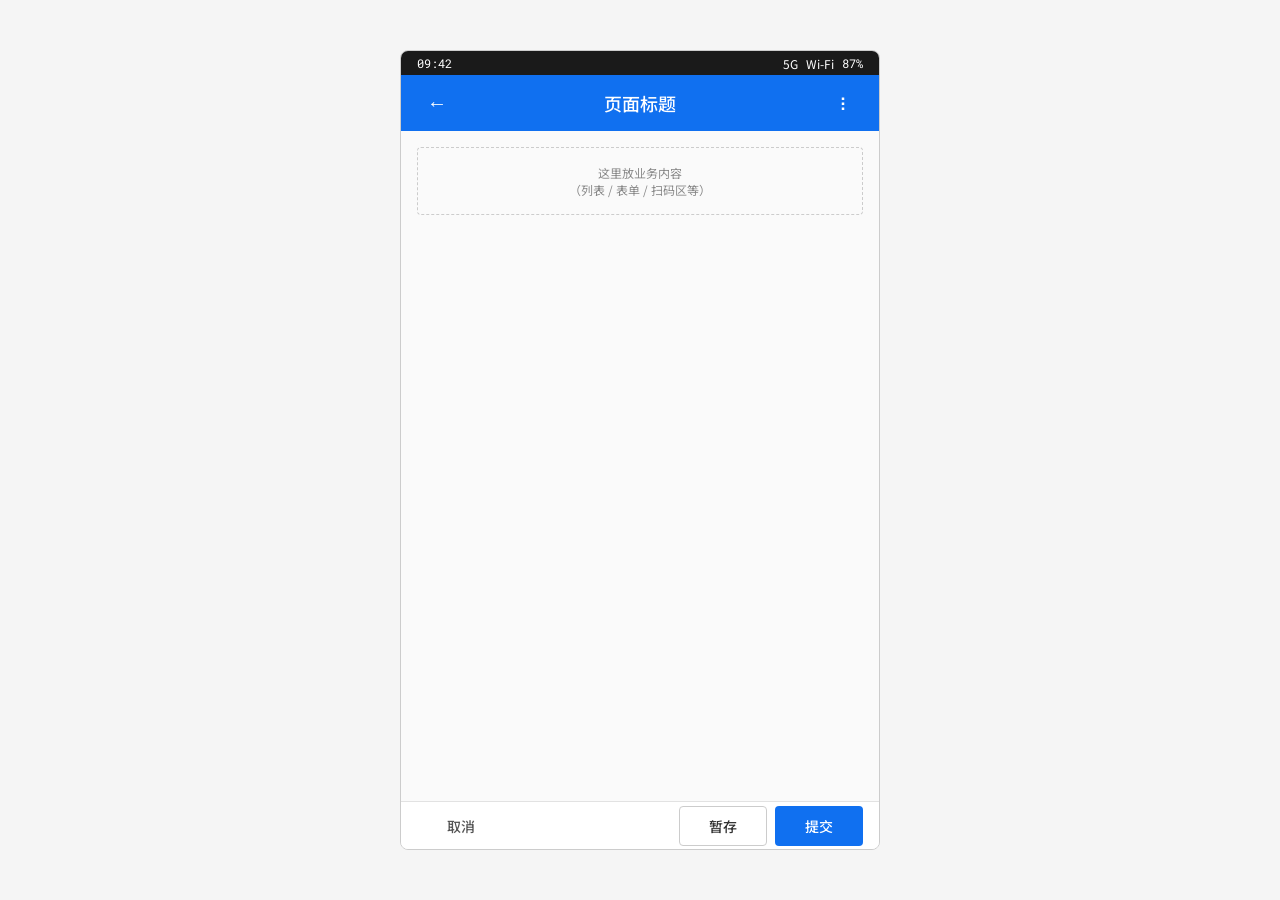
<file: orchisky-demo-design-mobile/references/templates/pda-portrait.html>
<!doctype html>
<html lang="zh-CN">
<head>
<meta charset="UTF-8">
<title>PDA 骨架 · 兰之天 Orchisky 现场端</title>
<meta name="viewport" content="width=480,initial-scale=1">
<link rel="preconnect" href="https://fonts.googleapis.com">
<link rel="preconnect" href="https://fonts.gstatic.com" crossorigin>
<link href="https://fonts.googleapis.com/css2?family=Noto+Sans+SC:wght@400;500;700&family=Roboto+Mono:wght@400;500&display=swap" rel="stylesheet">
<style>
:root{
  --blue-50:#EAF2FE;--blue-100:#D0E1FC;--blue-200:#A8C8F9;--blue-300:#6FA3F5;
  --blue-400:#3A85F3;--blue-500:#1070F0;--blue-600:#0A5AC8;--blue-700:#074499;
  --blue-800:#052E6E;--blue-900:#041D48;
  --ink-0:#FFFFFF;--ink-50:#FAFAFA;--ink-100:#F5F5F5;--ink-200:#E2E2E2;
  --ink-300:#CCCCCC;--ink-400:#BBBBBB;--ink-500:#888888;--ink-600:#555555;
  --ink-700:#333333;--ink-800:#1A1A1A;
  --success-50:#EAF5EF;--success-600:#1A7A42;
  --warning-50:#FEF4E8;--warning-600:#9A5200;
  --danger-50:#FDEDED;--danger-600:#B01C1C;
  --ff-sans:"Noto Sans SC","Source Han Sans SC","PingFang SC","Microsoft YaHei",sans-serif;
  --ff-mono:"Roboto Mono","JetBrains Mono","Courier New",monospace;
  --fs-pda-micro:12px;--fs-pda-small:12px;--fs-pda-body:14px;
  --fs-pda-title:16px;--fs-pda-page:18px;--fs-pda-kpi:24px;
  --sp-1:4px;--sp-2:8px;--sp-3:12px;--sp-4:16px;--sp-5:24px;
  --radius-sm:2px;--radius-md:4px;--radius-lg:6px;
  --h-statusbar:24px;--h-topbar:56px;--h-bottombar:48px;
  --h-btn:48px;--h-btn-sm:38px;--h-field:40px;--h-row:44px;
  --shadow-overlay:0 2px 12px rgba(7,68,153,0.12);
  --scrim:rgba(4,29,72,0.48);
  --focus-ring:0 0 0 2px var(--blue-300);
  --selected-bg:var(--blue-50);--selected-edge:var(--blue-500);
  --disabled-bg:var(--ink-200);--disabled-fg:var(--ink-400);
}
*{box-sizing:border-box;margin:0;padding:0;}
html,body{height:100%;}
body{
  font-family:var(--ff-sans);
  font-size:var(--fs-pda-body);
  color:var(--ink-700);
  background:var(--ink-100);
  display:flex;align-items:center;justify-content:center;
  padding:24px;
}
.num,.mono{font-family:var(--ff-mono);}

/* === PDA 外框（480×800） === */
.pda{
  width:480px; height:800px;
  background:var(--ink-50);
  display:flex; flex-direction:column;
  border:1px solid var(--ink-300);
  border-radius:8px;
  overflow:hidden;
}

/* === StatusBar 24 === */
.pda-statusbar{
  height:var(--h-statusbar);
  padding:0 var(--sp-4);
  display:flex;justify-content:space-between;align-items:center;
  background:var(--ink-800);
  color:var(--ink-0);
  font-size:var(--fs-pda-micro);
}
.sb-icons{display:flex;gap:var(--sp-2);}

/* === Topbar 56（蓝） === */
.pda-topbar{
  height:var(--h-topbar);
  padding:0 var(--sp-4);
  display:flex;align-items:center;justify-content:space-between;
  background:var(--blue-500);
  color:var(--ink-0);
}
.tb-title{font-size:var(--fs-pda-page);font-weight:500;}
.tb-back,.tb-action{
  width:40px;height:40px;background:transparent;border:0;color:var(--ink-0);
  font-size:20px;line-height:40px;text-align:center;cursor:pointer;
}

/* === 内容区 === */
.pda-body{
  flex:1;
  overflow:auto;
  padding:var(--sp-4);
  background:var(--ink-50);
}

/* === 底 CTA 48 === */
.bottom-cta{
  height:var(--h-bottombar);
  padding:0 var(--sp-4);
  display:flex;align-items:center;justify-content:space-between;gap:var(--sp-2);
  background:var(--ink-0);
  border-top:1px solid var(--ink-200);
}
.bottom-cta .btn{height:40px;}

/* === 按钮 === */
.btn{
  height:var(--h-btn);
  min-width:88px;
  padding:0 var(--sp-4);
  font-size:var(--fs-pda-body);
  font-weight:500;
  border-radius:var(--radius-md);
  border:1px solid transparent;
  background:transparent;
  cursor:pointer;
  display:inline-flex;align-items:center;justify-content:center;gap:var(--sp-2);
  font-family:inherit;
}
.btn-primary{background:var(--blue-500);color:var(--ink-0);}
.btn-primary:hover{background:var(--blue-600);}
.btn-secondary{background:var(--ink-0);border-color:var(--ink-300);color:var(--ink-700);}
.btn-ghost{background:transparent;color:var(--ink-600);}

.placeholder{
  padding:var(--sp-4);
  border:1px dashed var(--ink-300);
  border-radius:var(--radius-md);
  color:var(--ink-500);
  text-align:center;
  font-size:var(--fs-pda-small);
}
</style>
</head>
<body>

<div class="pda" role="application" aria-label="PDA 骨架">

  <!-- StatusBar -->
  <div class="pda-statusbar">
    <span class="num">09:42</span>
    <span class="sb-icons">
      <span>5G</span><span>Wi-Fi</span><span class="num">87%</span>
    </span>
  </div>

  <!-- Topbar -->
  <header class="pda-topbar">
    <button class="tb-back" aria-label="返回">←</button>
    <h1 class="tb-title">页面标题</h1>
    <button class="tb-action" aria-label="菜单">⋮</button>
  </header>

  <!-- Body -->
  <main class="pda-body">
    <div class="placeholder">
      这里放业务内容<br>
      （列表 / 表单 / 扫码区等）
    </div>
  </main>

  <!-- Bottom CTA -->
  <footer class="bottom-cta">
    <button class="btn btn-ghost">取消</button>
    <div style="display:flex;gap:var(--sp-2);">
      <button class="btn btn-secondary">暂存</button>
      <button class="btn btn-primary">提交</button>
    </div>
  </footer>

</div>

</body>
</html>
</file>
<file: orchisky-design/colors_and_type.css>
/* =================================================================
   Orchisky Design System — CSS Variables (V2.0)
   主色 blue-500 #1070F0 | 公司级基准线
   ================================================================= */

:root {

  /* ---------------------------------------------------------------
     Brand Blue — 9-step scale
  --------------------------------------------------------------- */
  --blue-50:  #EAF2FE;
  --blue-100: #D0E1FC;
  --blue-200: #A8C8F9;
  --blue-300: #6FA3F5;
  --blue-400: #3A85F3;
  --blue-500: #1070F0;   /* ★ Primary — buttons, links, selection */
  --blue-600: #0A5AC8;   /* Hover */
  --blue-700: #074499;   /* Dark bg, large-screen header */
  --blue-800: #052E6E;   /* Deep navy */
  --blue-900: #041D48;   /* Shadow reference */

  /* ---------------------------------------------------------------
     Ink (Neutral) — 9-step scale
  --------------------------------------------------------------- */
  --ink-0:   #FFFFFF;   /* Card / page base */
  --ink-50:  #FAFAFA;   /* Page background */
  --ink-100: #F5F5F5;   /* Table header, disabled bg */
  --ink-200: #E2E2E2;   /* Dividers, borders */
  --ink-300: #CCCCCC;   /* Subtle borders */
  --ink-400: #BBBBBB;   /* Placeholder */
  --ink-500: #888888;   /* Caption, footer */
  --ink-600: #555555;   /* Secondary text */
  --ink-700: #333333;   /* Body text */
  --ink-800: #1A1A1A;   /* Heading — deepest allowed; #000 FORBIDDEN */

  /* ---------------------------------------------------------------
     Semantic
  --------------------------------------------------------------- */
  --success-50:  #EAF5EF;
  --success-600: #1A7A42;
  --warning-50:  #FEF4E8;
  --warning-600: #9A5200;
  --danger-50:   #FDEDED;
  --danger-600:  #B01C1C;

  /* ---------------------------------------------------------------
     Typography
  --------------------------------------------------------------- */
  --font-sans:
    'Source Han Sans SC', 'Noto Sans SC',
    'Microsoft YaHei', 'PingFang SC', 'Heiti SC',
    system-ui, sans-serif;

  --font-serif:
    'Source Han Serif SC', 'Noto Serif SC',
    'Songti SC', 'SimSun',
    serif;

  --font-mono:
    'JetBrains Mono', 'Roboto Mono', 'Consolas', monospace;

  /* ---------------------------------------------------------------
     Radius
  --------------------------------------------------------------- */
  --radius-tag:  2px;
  --radius-btn:  4px;
  --radius-card: 6px;
  /* FORBIDDEN: > 6px (UI), 999px capsule */

  /* ---------------------------------------------------------------
     Spacing (8-grid)
  --------------------------------------------------------------- */
  --sp-1: 4px;
  --sp-2: 8px;
  --sp-3: 12px;
  --sp-4: 16px;
  --sp-5: 24px;
  --sp-6: 32px;
  --sp-7: 48px;

  /* ---------------------------------------------------------------
     Elevation (Drawer/floating only — cards use border)
  --------------------------------------------------------------- */
  --shadow-overlay: 0 2px 12px rgba(7, 68, 153, 0.12);

  /* ---------------------------------------------------------------
     Focus ring
  --------------------------------------------------------------- */
  --focus-ring: 0 0 0 2px var(--blue-300);

  /* ---------------------------------------------------------------
     Interactive states
  --------------------------------------------------------------- */
  --selected-bg:   var(--blue-50);
  --selected-edge: var(--blue-500);
  --disabled-bg:   var(--ink-200);
  --disabled-fg:   var(--ink-400);

  /* ---------------------------------------------------------------
     Component heights
  --------------------------------------------------------------- */
  --h-btn:       48px;
  --h-btn-sm:    38px;
  --h-field:     40px;
  --h-row:       44px;
  --h-appbar:    56px;
  --h-topbar:    56px;
  --h-statusbar: 24px;
  --h-bottombar: 48px;

}

*, *::before, *::after { box-sizing: border-box; margin: 0; padding: 0; }

body {
  font-family: var(--font-sans);
  font-size: 16px;
  color: var(--ink-700);
  background: var(--ink-0);
  -webkit-font-smoothing: antialiased;
}

.num, .mono { font-family: var(--font-mono); letter-spacing: 0.01em; }
</file>
